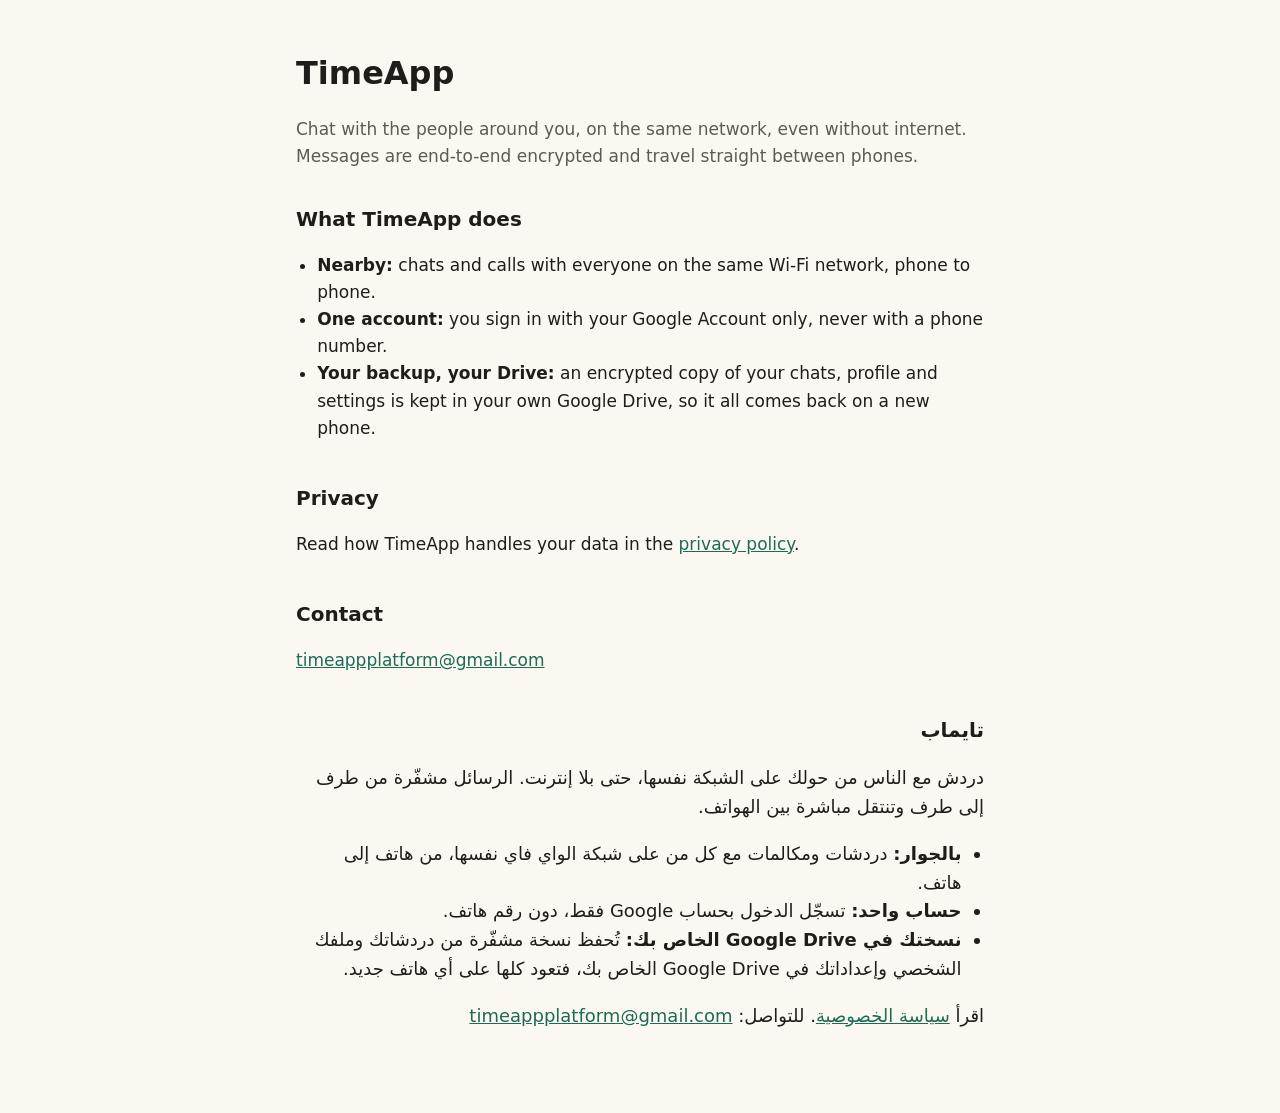
<file: index.html>
<!doctype html>
<html lang="en">
<head>
<meta charset="utf-8">
<meta name="viewport" content="width=device-width, initial-scale=1">
<title>TimeApp</title>
<meta name="description" content="TimeApp: chat with people on your network and beyond, with encrypted messages and a Google sign-in only.">
<link rel="stylesheet" href="style.css">
</head>
<body>
<main>
  <header>
    <h1>TimeApp</h1>
    <p class="lead">Chat with the people around you, on the same network, even without internet. Messages are end-to-end encrypted and travel straight between phones.</p>
  </header>

  <section>
    <h2>What TimeApp does</h2>
    <ul>
      <li><strong>Nearby:</strong> chats and calls with everyone on the same Wi-Fi network, phone to phone.</li>
      <li><strong>One account:</strong> you sign in with your Google Account only, never with a phone number.</li>
      <li><strong>Your backup, your Drive:</strong> an encrypted copy of your chats, profile and settings is kept in your own Google Drive, so it all comes back on a new phone.</li>
    </ul>
  </section>

  <section>
    <h2>Privacy</h2>
    <p>Read how TimeApp handles your data in the <a href="privacy.html">privacy policy</a>.</p>
  </section>

  <section>
    <h2>Contact</h2>
    <p><a href="mailto:timeappplatform@gmail.com">timeappplatform@gmail.com</a></p>
  </section>

  <section dir="rtl" lang="ar" class="ar">
    <h2>تايماب</h2>
    <p>دردش مع الناس من حولك على الشبكة نفسها، حتى بلا إنترنت. الرسائل مشفّرة من طرف إلى طرف وتنتقل مباشرة بين الهواتف.</p>
    <ul>
      <li><strong>بالجوار:</strong> دردشات ومكالمات مع كل من على شبكة الواي فاي نفسها، من هاتف إلى هاتف.</li>
      <li><strong>حساب واحد:</strong> تسجّل الدخول بحساب Google فقط، دون رقم هاتف.</li>
      <li><strong>نسختك في Google Drive الخاص بك:</strong> تُحفظ نسخة مشفّرة من دردشاتك وملفك الشخصي وإعداداتك في Google Drive الخاص بك، فتعود كلها على أي هاتف جديد.</li>
    </ul>
    <p>اقرأ <a href="privacy.html#ar">سياسة الخصوصية</a>. للتواصل: <a href="mailto:timeappplatform@gmail.com">timeappplatform@gmail.com</a></p>
  </section>
</main>
</body>
</html>
</file>
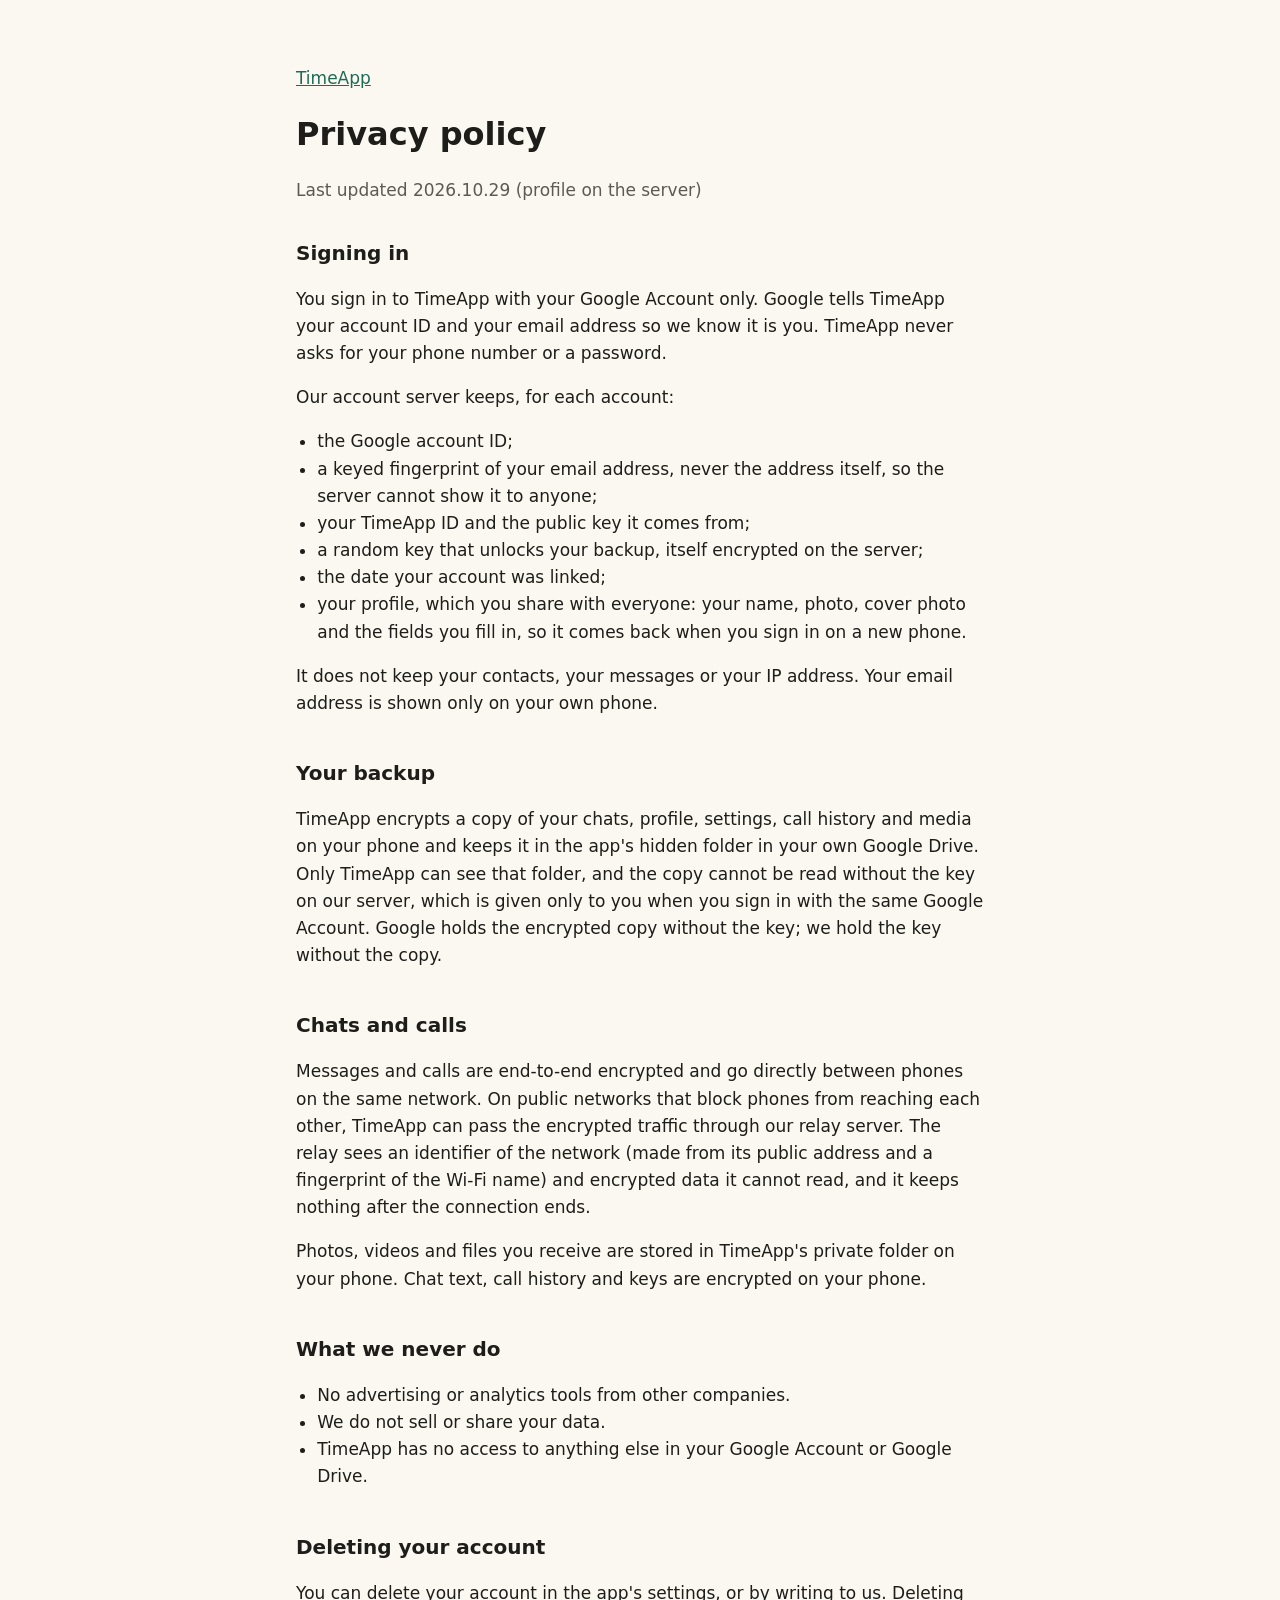
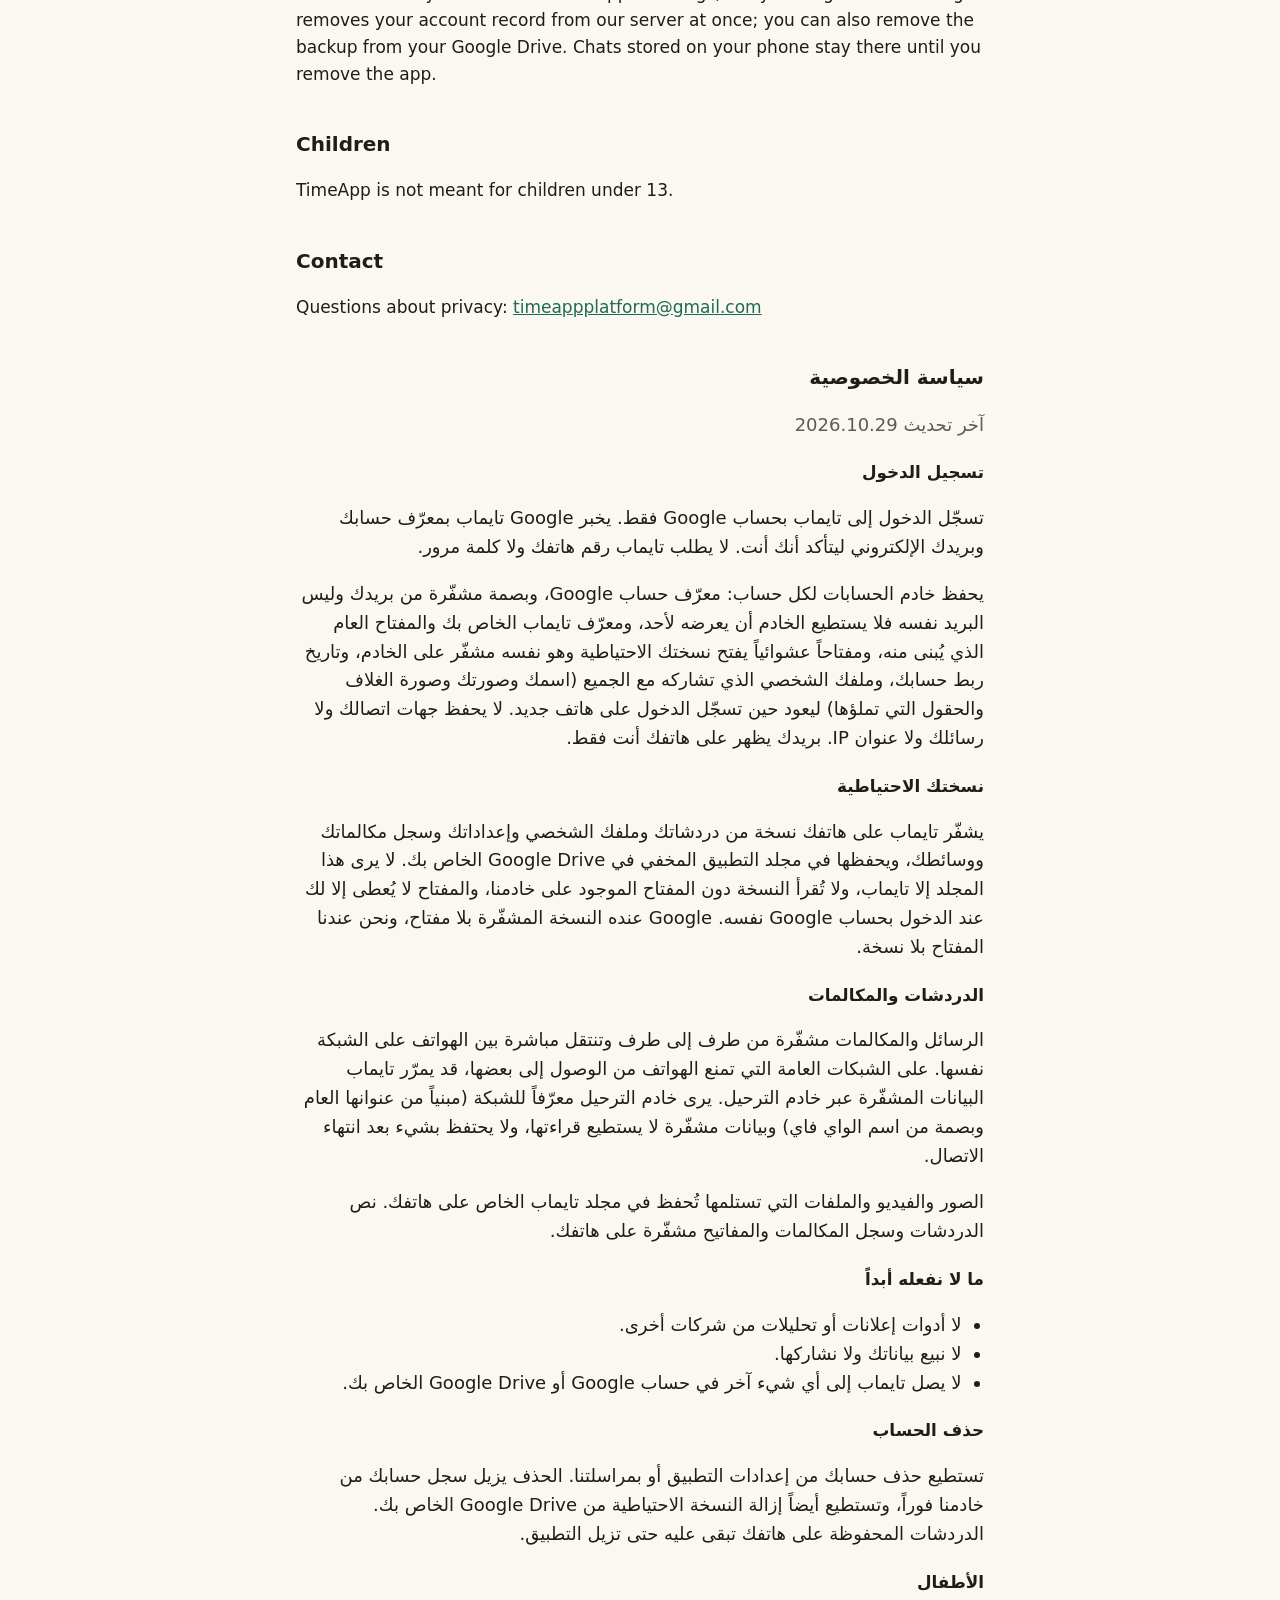
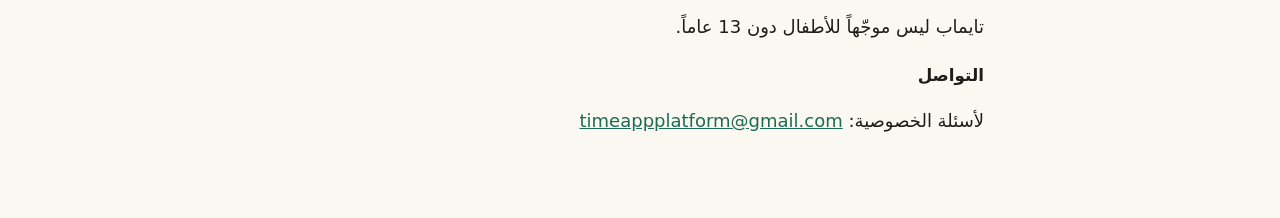
<file: privacy.html>
<!doctype html>
<html lang="en">
<head>
<meta charset="utf-8">
<meta name="viewport" content="width=device-width, initial-scale=1">
<title>TimeApp privacy policy</title>
<meta name="description" content="How TimeApp handles your data.">
<link rel="stylesheet" href="style.css">
</head>
<body>
<main>
  <header>
    <p><a href="./">TimeApp</a></p>
    <h1>Privacy policy</h1>
    <p class="muted">Last updated 2026.10.29 (profile on the server)</p>
  </header>

  <section>
    <h2>Signing in</h2>
    <p>You sign in to TimeApp with your Google Account only. Google tells TimeApp your account ID and your email address so we know it is you. TimeApp never asks for your phone number or a password.</p>
    <p>Our account server keeps, for each account:</p>
    <ul>
      <li>the Google account ID;</li>
      <li>a keyed fingerprint of your email address, never the address itself, so the server cannot show it to anyone;</li>
      <li>your TimeApp ID and the public key it comes from;</li>
      <li>a random key that unlocks your backup, itself encrypted on the server;</li>
      <li>the date your account was linked;</li>
      <li>your profile, which you share with everyone: your name, photo, cover photo and the fields you fill in, so it comes back when you sign in on a new phone.</li>
    </ul>
    <p>It does not keep your contacts, your messages or your IP address. Your email address is shown only on your own phone.</p>
  </section>

  <section>
    <h2>Your backup</h2>
    <p>TimeApp encrypts a copy of your chats, profile, settings, call history and media on your phone and keeps it in the app's hidden folder in your own Google Drive. Only TimeApp can see that folder, and the copy cannot be read without the key on our server, which is given only to you when you sign in with the same Google Account. Google holds the encrypted copy without the key; we hold the key without the copy.</p>
  </section>

  <section>
    <h2>Chats and calls</h2>
    <p>Messages and calls are end-to-end encrypted and go directly between phones on the same network. On public networks that block phones from reaching each other, TimeApp can pass the encrypted traffic through our relay server. The relay sees an identifier of the network (made from its public address and a fingerprint of the Wi-Fi name) and encrypted data it cannot read, and it keeps nothing after the connection ends.</p>
    <p>Photos, videos and files you receive are stored in TimeApp's private folder on your phone. Chat text, call history and keys are encrypted on your phone.</p>
  </section>

  <section>
    <h2>What we never do</h2>
    <ul>
      <li>No advertising or analytics tools from other companies.</li>
      <li>We do not sell or share your data.</li>
      <li>TimeApp has no access to anything else in your Google Account or Google Drive.</li>
    </ul>
  </section>

  <section>
    <h2>Deleting your account</h2>
    <p>You can delete your account in the app's settings, or by writing to us. Deleting removes your account record from our server at once; you can also remove the backup from your Google Drive. Chats stored on your phone stay there until you remove the app.</p>
  </section>

  <section>
    <h2>Children</h2>
    <p>TimeApp is not meant for children under 13.</p>
  </section>

  <section>
    <h2>Contact</h2>
    <p>Questions about privacy: <a href="mailto:timeappplatform@gmail.com">timeappplatform@gmail.com</a></p>
  </section>

  <section dir="rtl" lang="ar" class="ar" id="ar">
    <h2>سياسة الخصوصية</h2>
    <p class="muted">آخر تحديث 2026.10.29</p>

    <h3>تسجيل الدخول</h3>
    <p>تسجّل الدخول إلى تايماب بحساب Google فقط. يخبر Google تايماب بمعرّف حسابك وبريدك الإلكتروني ليتأكد أنك أنت. لا يطلب تايماب رقم هاتفك ولا كلمة مرور.</p>
    <p>يحفظ خادم الحسابات لكل حساب: معرّف حساب Google، وبصمة مشفّرة من بريدك وليس البريد نفسه فلا يستطيع الخادم أن يعرضه لأحد، ومعرّف تايماب الخاص بك والمفتاح العام الذي يُبنى منه، ومفتاحاً عشوائياً يفتح نسختك الاحتياطية وهو نفسه مشفّر على الخادم، وتاريخ ربط حسابك، وملفك الشخصي الذي تشاركه مع الجميع (اسمك وصورتك وصورة الغلاف والحقول التي تملؤها) ليعود حين تسجّل الدخول على هاتف جديد. لا يحفظ جهات اتصالك ولا رسائلك ولا عنوان IP. بريدك يظهر على هاتفك أنت فقط.</p>

    <h3>نسختك الاحتياطية</h3>
    <p>يشفّر تايماب على هاتفك نسخة من دردشاتك وملفك الشخصي وإعداداتك وسجل مكالماتك ووسائطك، ويحفظها في مجلد التطبيق المخفي في Google Drive الخاص بك. لا يرى هذا المجلد إلا تايماب، ولا تُقرأ النسخة دون المفتاح الموجود على خادمنا، والمفتاح لا يُعطى إلا لك عند الدخول بحساب Google نفسه. Google عنده النسخة المشفّرة بلا مفتاح، ونحن عندنا المفتاح بلا نسخة.</p>

    <h3>الدردشات والمكالمات</h3>
    <p>الرسائل والمكالمات مشفّرة من طرف إلى طرف وتنتقل مباشرة بين الهواتف على الشبكة نفسها. على الشبكات العامة التي تمنع الهواتف من الوصول إلى بعضها، قد يمرّر تايماب البيانات المشفّرة عبر خادم الترحيل. يرى خادم الترحيل معرّفاً للشبكة (مبنياً من عنوانها العام وبصمة من اسم الواي فاي) وبيانات مشفّرة لا يستطيع قراءتها، ولا يحتفظ بشيء بعد انتهاء الاتصال.</p>
    <p>الصور والفيديو والملفات التي تستلمها تُحفظ في مجلد تايماب الخاص على هاتفك. نص الدردشات وسجل المكالمات والمفاتيح مشفّرة على هاتفك.</p>

    <h3>ما لا نفعله أبداً</h3>
    <ul>
      <li>لا أدوات إعلانات أو تحليلات من شركات أخرى.</li>
      <li>لا نبيع بياناتك ولا نشاركها.</li>
      <li>لا يصل تايماب إلى أي شيء آخر في حساب Google أو Google Drive الخاص بك.</li>
    </ul>

    <h3>حذف الحساب</h3>
    <p>تستطيع حذف حسابك من إعدادات التطبيق أو بمراسلتنا. الحذف يزيل سجل حسابك من خادمنا فوراً، وتستطيع أيضاً إزالة النسخة الاحتياطية من Google Drive الخاص بك. الدردشات المحفوظة على هاتفك تبقى عليه حتى تزيل التطبيق.</p>

    <h3>الأطفال</h3>
    <p>تايماب ليس موجّهاً للأطفال دون 13 عاماً.</p>

    <h3>التواصل</h3>
    <p>لأسئلة الخصوصية: <a href="mailto:timeappplatform@gmail.com">timeappplatform@gmail.com</a></p>
  </section>
</main>
</body>
</html>
</file>
<file: style.css>
:root {
  --bg: #fbf8f1;
  --text: #1f1d1a;
  --muted: #5d5a54;
  --link: #1d6b57;
  --rule: #e6e0d4;
}
@media (prefers-color-scheme: dark) {
  :root {
    --bg: #161513;
    --text: #ece8e0;
    --muted: #aaa49a;
    --link: #6fc3a8;
    --rule: #2c2a26;
  }
}
* { box-sizing: border-box; }
html { -webkit-text-size-adjust: 100%; }
body {
  margin: 0;
  background: var(--bg);
  color: var(--text);
  font: 17px/1.6 system-ui, -apple-system, "Segoe UI", Roboto, "Noto Sans", "Noto Naskh Arabic", sans-serif;
}
main {
  max-width: 720px;
  margin: 0 auto;
  padding: 48px 16px 64px;
}
h1 { font-size: 2rem; margin: 0 0 8px; }
h2 { font-size: 1.25rem; margin: 32px 0 8px; }
h3 { font-size: 1.05rem; margin: 20px 0 4px; }
p, li { color: var(--text); }
.lead, .muted { color: var(--muted); }
a { color: var(--link); }
ul { padding-inline-start: 1.25em; }
section + section { margin-top: 40px; }
.ar { font-size: 18px; }
</file>
